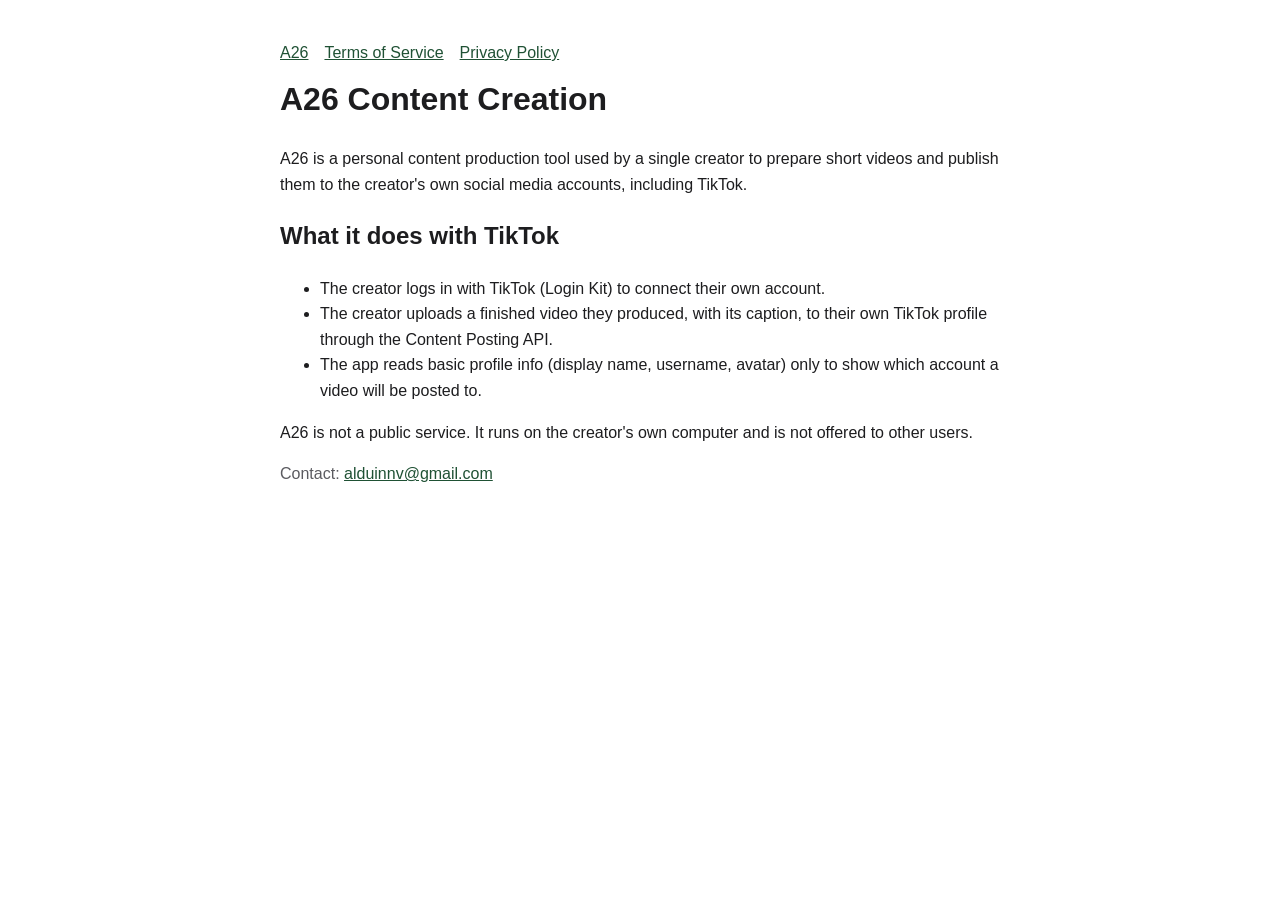
<file: a26/index.html>
<!doctype html><html lang="en"><head><meta charset="utf-8"><meta name="viewport" content="width=device-width,initial-scale=1"><title>A26 Content Creation</title><link rel="stylesheet" href="style.css"></head><body><main><nav><a href="index.html">A26</a><a href="terms.html">Terms of Service</a><a href="privacy.html">Privacy Policy</a></nav>
<h1>A26 Content Creation</h1>
<p>A26 is a personal content production tool used by a single creator to prepare short videos and publish them to the creator's own social media accounts, including TikTok.</p>
<h2>What it does with TikTok</h2>
<ul><li>The creator logs in with TikTok (Login Kit) to connect their own account.</li>
<li>The creator uploads a finished video they produced, with its caption, to their own TikTok profile through the Content Posting API.</li>
<li>The app reads basic profile info (display name, username, avatar) only to show which account a video will be posted to.</li></ul>
<p>A26 is not a public service. It runs on the creator's own computer and is not offered to other users.</p>
<p class="mut">Contact: <a href="mailto:alduinnv@gmail.com">alduinnv@gmail.com</a></p>
</main></body></html>
</file>
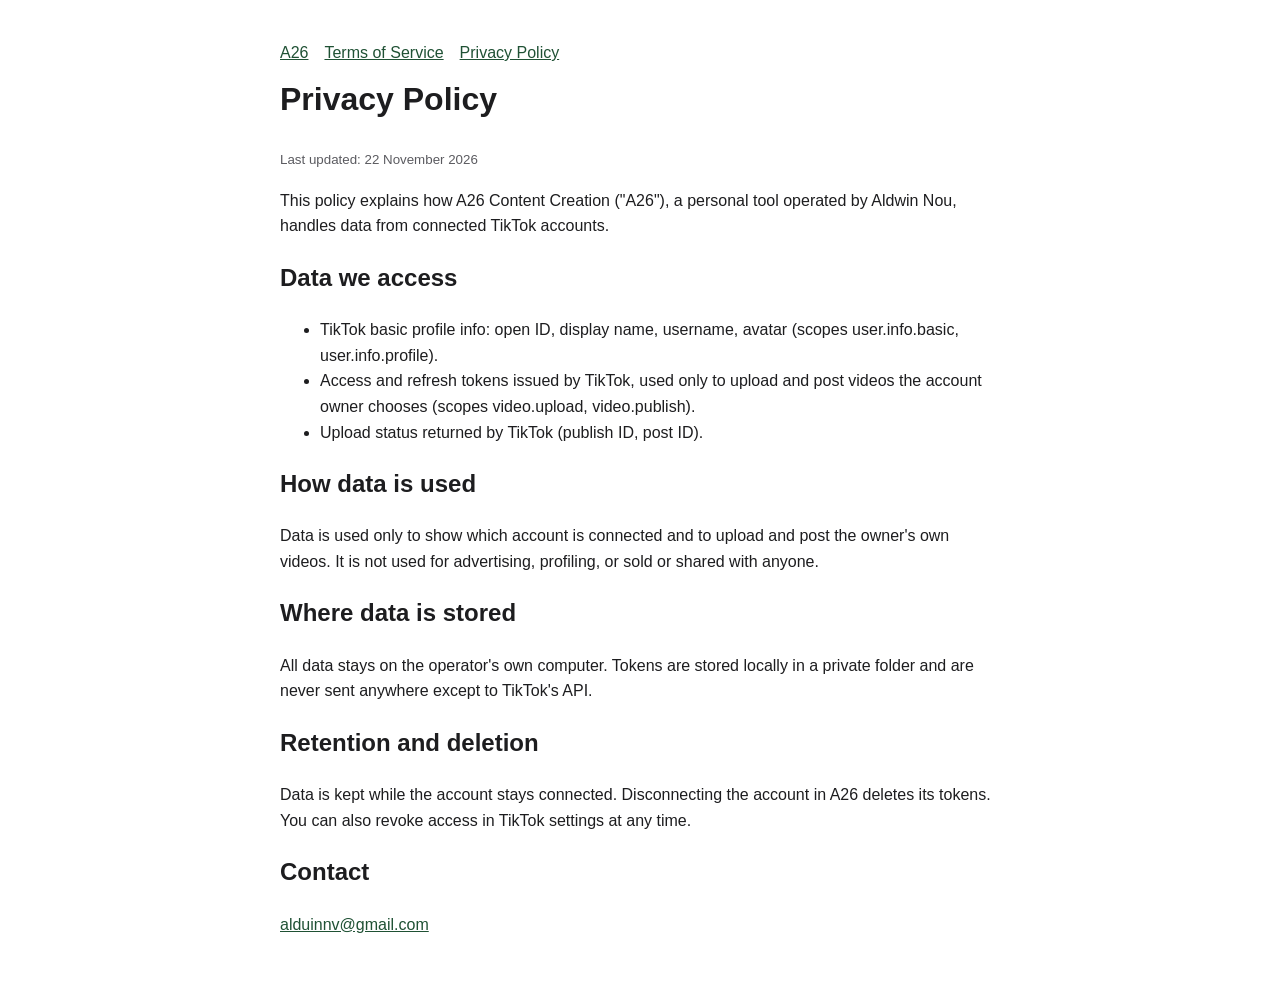
<file: a26/privacy.html>
<!doctype html><html lang="en"><head><meta charset="utf-8"><meta name="viewport" content="width=device-width,initial-scale=1"><title>Privacy Policy · A26</title><link rel="stylesheet" href="style.css"></head><body><main><nav><a href="index.html">A26</a><a href="terms.html">Terms of Service</a><a href="privacy.html">Privacy Policy</a></nav>
<h1>Privacy Policy</h1><small>Last updated: 22 November 2026</small>
<p>This policy explains how A26 Content Creation ("A26"), a personal tool operated by Aldwin Nou, handles data from connected TikTok accounts.</p>
<h2>Data we access</h2><ul>
<li>TikTok basic profile info: open ID, display name, username, avatar (scopes user.info.basic, user.info.profile).</li>
<li>Access and refresh tokens issued by TikTok, used only to upload and post videos the account owner chooses (scopes video.upload, video.publish).</li>
<li>Upload status returned by TikTok (publish ID, post ID).</li></ul>
<h2>How data is used</h2><p>Data is used only to show which account is connected and to upload and post the owner's own videos. It is not used for advertising, profiling, or sold or shared with anyone.</p>
<h2>Where data is stored</h2><p>All data stays on the operator's own computer. Tokens are stored locally in a private folder and are never sent anywhere except to TikTok's API.</p>
<h2>Retention and deletion</h2><p>Data is kept while the account stays connected. Disconnecting the account in A26 deletes its tokens. You can also revoke access in TikTok settings at any time.</p>
<h2>Contact</h2><p><a href="mailto:alduinnv@gmail.com">alduinnv@gmail.com</a></p>
</main></body></html>
</file>
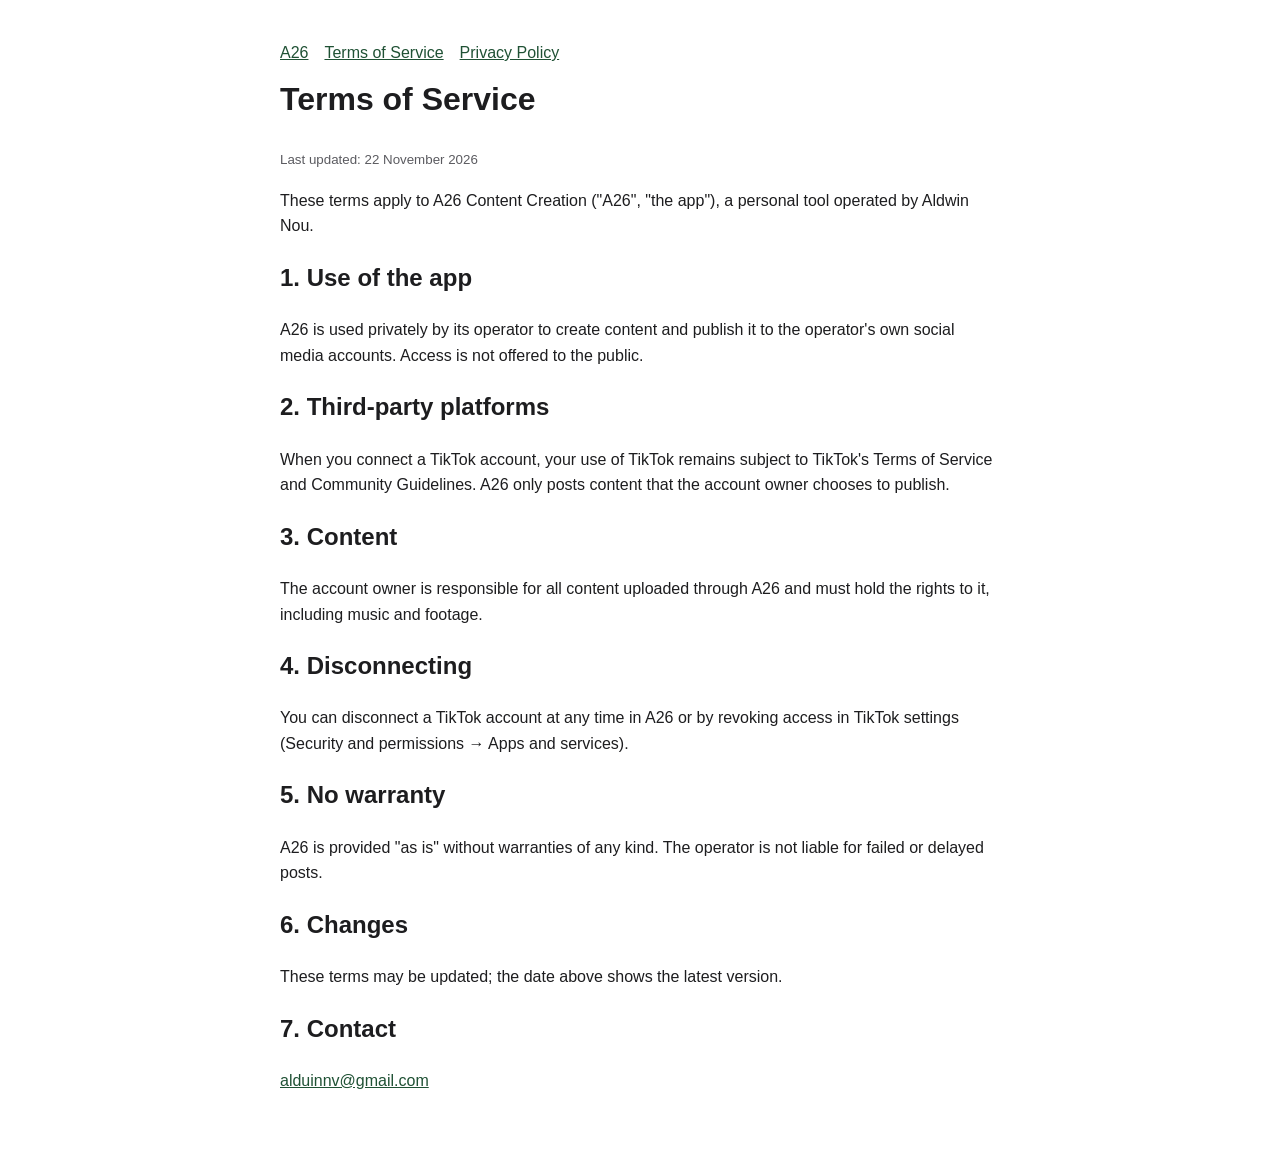
<file: a26/terms.html>
<!doctype html><html lang="en"><head><meta charset="utf-8"><meta name="viewport" content="width=device-width,initial-scale=1"><title>Terms of Service · A26</title><link rel="stylesheet" href="style.css"></head><body><main><nav><a href="index.html">A26</a><a href="terms.html">Terms of Service</a><a href="privacy.html">Privacy Policy</a></nav>
<h1>Terms of Service</h1><small>Last updated: 22 November 2026</small>
<p>These terms apply to A26 Content Creation ("A26", "the app"), a personal tool operated by Aldwin Nou.</p>
<h2>1. Use of the app</h2><p>A26 is used privately by its operator to create content and publish it to the operator's own social media accounts. Access is not offered to the public.</p>
<h2>2. Third-party platforms</h2><p>When you connect a TikTok account, your use of TikTok remains subject to TikTok's Terms of Service and Community Guidelines. A26 only posts content that the account owner chooses to publish.</p>
<h2>3. Content</h2><p>The account owner is responsible for all content uploaded through A26 and must hold the rights to it, including music and footage.</p>
<h2>4. Disconnecting</h2><p>You can disconnect a TikTok account at any time in A26 or by revoking access in TikTok settings (Security and permissions → Apps and services).</p>
<h2>5. No warranty</h2><p>A26 is provided "as is" without warranties of any kind. The operator is not liable for failed or delayed posts.</p>
<h2>6. Changes</h2><p>These terms may be updated; the date above shows the latest version.</p>
<h2>7. Contact</h2><p><a href="mailto:alduinnv@gmail.com">alduinnv@gmail.com</a></p>
</main></body></html>
</file>
<file: a26/style.css>
:root{--bg:#fff;--fg:#1d1d1f;--mut:#5b5b60;--acc:#1f5134}
@media (prefers-color-scheme:dark){:root{--bg:#111;--fg:#eee;--mut:#aaa;--acc:#7fd1a0}}
body{margin:0;background:var(--bg);color:var(--fg);font:16px/1.6 -apple-system,Segoe UI,Roboto,sans-serif}
main{max-width:720px;margin:0 auto;padding:40px 16px}
a{color:var(--acc)}nav a{margin-right:16px}h1{margin-top:8px}small,.mut{color:var(--mut)}
</file>
